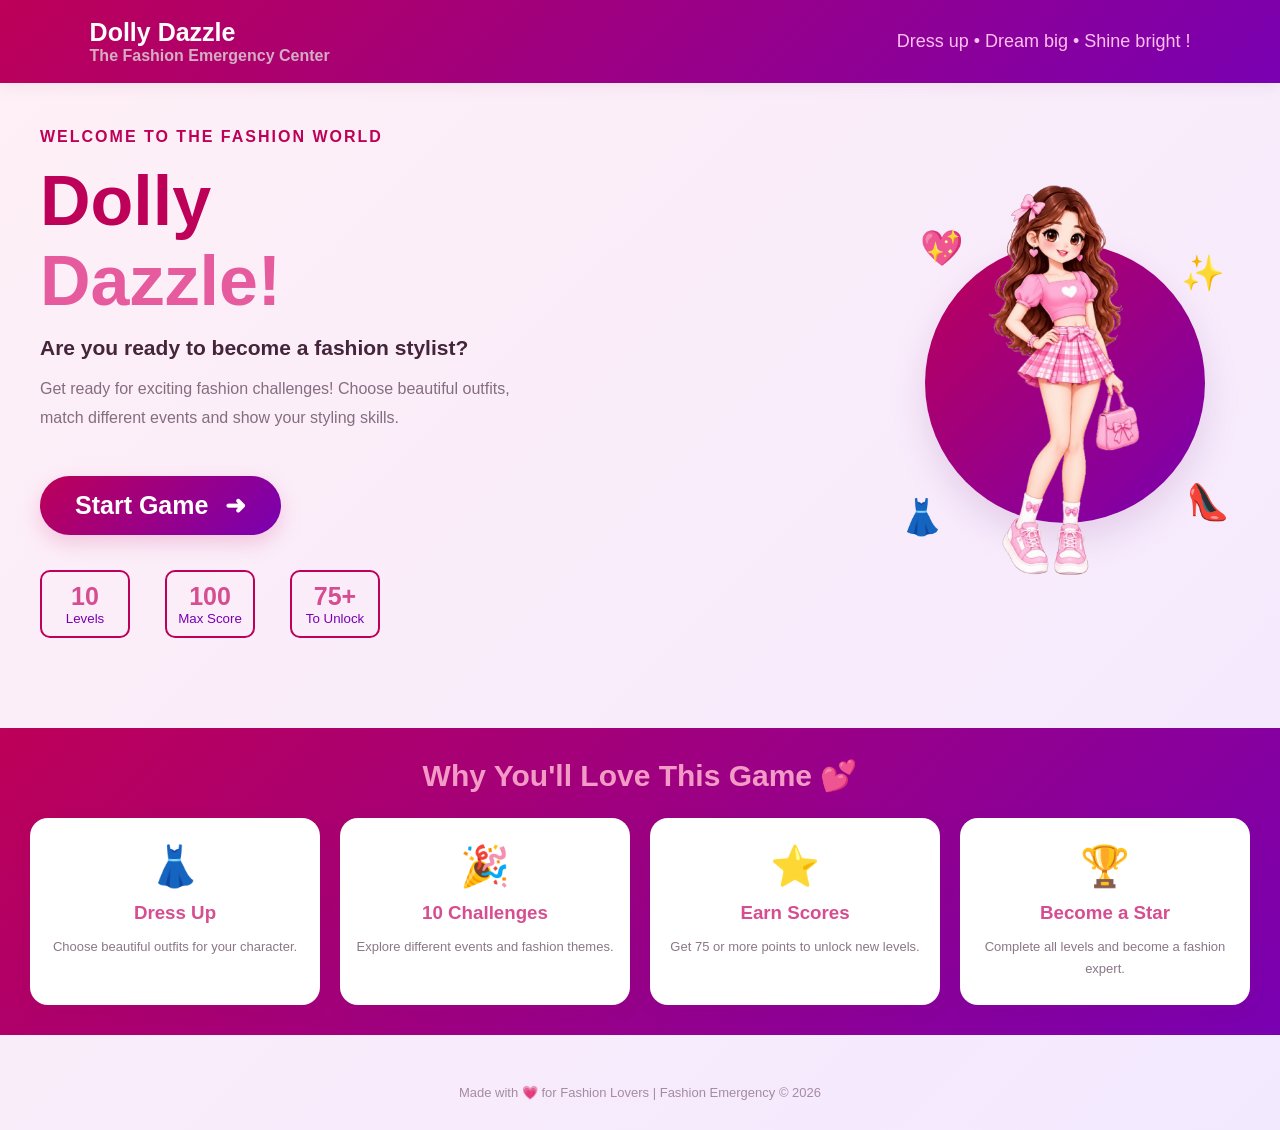
<file: index.html>
<!DOCTYPE html>
<html>
<head>

    <title> Dolly Dazzle |Fashion Emergency </title>

    <link rel="stylesheet" href="style.css">

    <link href="https://fonts.googleapis.com/css2?family=Fredoka:wght@400;500;600;700&family=Poppins:wght@400;500;600;700&display=swap" rel="stylesheet">
</head>

<body class="home-page">

    <nav class="navbar">
        <div class="logo">Dolly Dazzle <br> <h4 class="sub-title">The Fashion Emergency Center</h4></div>
        <div class="nav-tag">Dress up • Dream big • Shine bright !</div>
    </nav>


    <main class="home-container">

        <section class="hero-section">

            <div class="hero-text">

                <span class="welcome-label">WELCOME TO THE FASHION WORLD </span>

                <h1>
                    Dolly <span>  <br>Dazzle!</span>
                </h1>

                <h2>Are you ready to become a fashion stylist?</h2>

                <p>
                    Get ready for exciting fashion challenges!
                    Choose beautiful outfits, match different events
                    and show your styling skills.
                </p>
                <br>

                <div class="hero-buttons">
                    <a href="fashion-game.html" class="start-btn">
                        Start Game <span>➜</span>
                    </a>
                </div>

                <div class="home-stats">
                    <div class="home-stats-btn">
                        <strong>10</strong>
                        <small>Levels</small>
                    </div>

                    <div class="home-stats-btn">
                        <strong>100</strong>
                        <small>Max Score</small>
                    </div>

                    <div class="home-stats-btn">
                        <strong>75+</strong>
                        <small>To Unlock</small>
                    </div>
                </div>

            </div>

            <div class="hero-character">

                <div class="character-circle">
                    <div class="hero-doll">
                        <img src="Images\main.png">
                    </div>
                </div>

                <div class="floating-item item-one">💖</div>
                <div class="floating-item item-two">👠</div>
                <div class="floating-item item-three">✨</div>
                <div class="floating-item item-four">👗</div>

            </div>

        </section>

        <section class="features-section">

            <h2>Why You'll Love This Game 💕</h2>

            <div class="feature-grid">

                <div class="feature-card">
                    <div>👗</div>
                    <h3>Dress Up</h3>
                    <p>Choose beautiful outfits for your character.</p>
                </div>

                <div class="feature-card">
                    <div>🎉</div>
                    <h3>10 Challenges</h3>
                    <p>Explore different events and fashion themes.</p>
                </div>

                <div class="feature-card">
                    <div>⭐</div>
                    <h3>Earn Scores</h3>
                    <p>Get 75 or more points to unlock new levels.</p>
                </div>

                <div class="feature-card">
                    <div>🏆</div>
                    <h3>Become a Star</h3>
                    <p>Complete all levels and become a fashion expert.</p>
                </div>

            </div>

        </section>

        <footer>
            <p>Made with 💗 for Fashion Lovers | Fashion Emergency © 2026</p>
        </footer>

    </main>

</body>
</html>
</file>
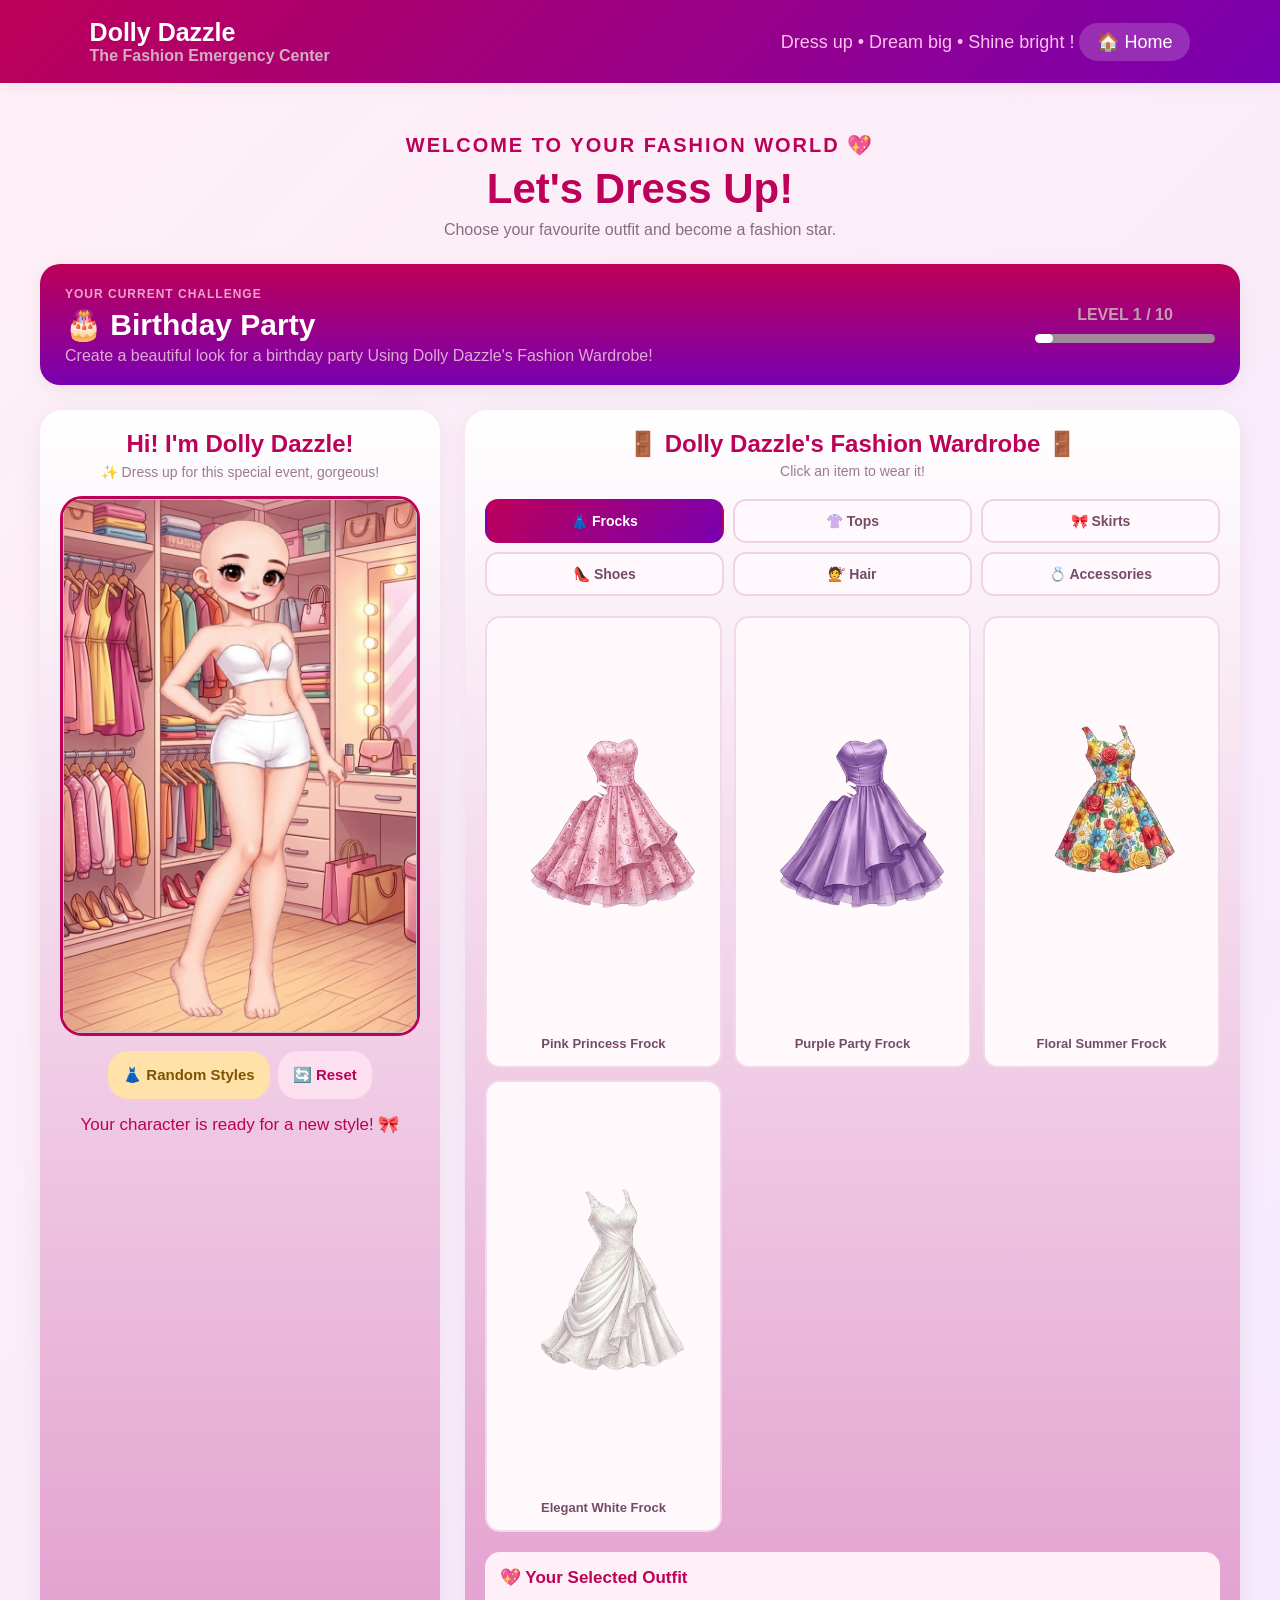
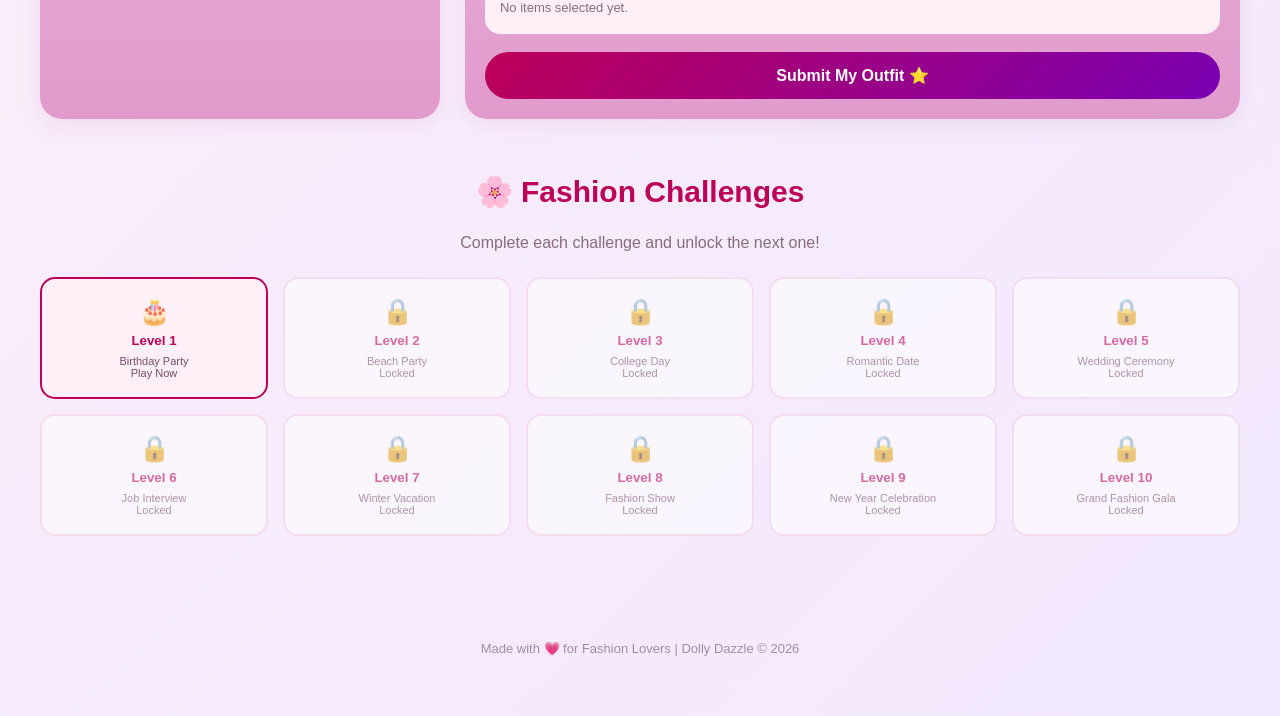
<file: fashion-game.html>
<!DOCTYPE html>
<html lang="en">

<head>
    <meta charset="UTF-8">
    <meta name="viewport" content="width=device-width, initial-scale=1.0">

    <title>Dolly Dazzle | Dress Up Game</title>

    <link rel="stylesheet" href="style.css">
    <link rel="stylesheet" href="game-style.css">

    <link
        href="https://fonts.googleapis.com/css2?family=Fredoka:wght@400;500;600;700&family=Poppins:wght@400;500;600;700&display=swap"
        rel="stylesheet">
</head>

<body class="game-page">

    <nav class="navbar">
        <div class="logo">Dolly Dazzle <br> <h4 class="sub-title">The Fashion Emergency Center</h4></div>
        <div class="nav-tag">
    Dress up • Dream big • Shine bright !
    <a href="index.html" class="home-link">🏠 Home</a>
</div>
        
    </nav>
            


    <main class="game-container">

        <!-- GAME HEADING -->
        <section class="game-heading">
            <p>WELCOME TO YOUR FASHION WORLD 💖</p>
            <h1>Let's Dress Up!</h1>
            <span>Choose your favourite outfit and become a fashion star.</span>
        </section>

        <!-- LEVEL AND EVENT -->
        <section class="event-section">

            <div>
                <span class="event-label">YOUR CURRENT CHALLENGE</span>
                <h2 id="eventName">🎂 Birthday Party</h2>
                <p id="eventDescription">
                    Create a beautiful birthday party look Using Dolly Dazzle's Fashion Wardrobe!
                </p>
            </div>

            <div class="level-info">
                <span id="levelNumber">LEVEL 1 / 10</span>
                <div class="progress-track">
                    <div id="progressBar"></div>
                </div>
            </div>

        </section>

        <!-- MAIN GAME AREA -->
        <section class="game-layout">

            <!-- CHARACTER AREA -->
            <div class="character-panel">

                <div class="character-panel-heading">
                    <h2>Hi! I'm Dolly Dazzle!</h2>
                    <span>✨ Dress up for this special event, gorgeous!</span>
                </div>

                <div class="character-stage" id="characterStage">
                   
                        <img src="Images/background.jpeg" class="background-img">

                    <!-- Main character -->
                    <img src="Images/game-girl.png" class="character-layer base-character" id="baseCharacter"
                        alt="Dolly character">

                    <!-- Clothing layers -->
                    <img class="character-layer outfit-layer" id="frockLayer" alt="">
                    <img class="character-layer outfit-layer" id="topLayer" alt="">
                    <img class="character-layer outfit-layer" id="skirtLayer" alt="">
                    <img class="character-layer outfit-layer" id="shoeLayer" alt="">
                    <img class="character-layer outfit-layer" id="hairLayer" alt="">
                    <img class="character-layer outfit-layer" id="accessoryLayer" alt="">

                    

                </div>

                <div class="character-actions">

                    <button class="action-btn random-btn" id="randomBtn">
                        👗 Random Styles
                    </button>

                    <button class="action-btn reset-btn" id="resetBtn">
                        🔄 Reset
                    </button>

                </div>

                <div id="gameMessage" class="game-message">
                    Choose your favourite fashion items! 💕
                </div>

            </div>

            <!-- WARDROBE AREA -->
            <div class="wardrobe-panel">

                <div class="wardrobe-heading">
                    <h2> 🚪 Dolly Dazzle's Fashion Wardrobe 🚪</h2>
                    <p>Click an item to wear it!</p>
                </div>

                <!-- Categories -->
                <div class="category-list">

                    <button class="category-btn active" data-category="frocks">
                        👗 Frocks
                    </button>

                    <button class="category-btn" data-category="tops">
                        👚 Tops
                    </button>

                    <button class="category-btn" data-category="skirts">
                        🎀 Skirts
                    </button>

                    <button class="category-btn" data-category="shoes">
                        👠 Shoes
                    </button>

                    <button class="category-btn" data-category="hairstyles">
                        💇 Hair
                    </button>

                    <button class="category-btn" data-category="accessories">
                        💍 Accessories
                    </button>

                </div>

                <!-- Items appear here using JavaScript -->
                <div class="wardrobe-items" id="wardrobeItems"></div>

                <div class="selected-outfit">
                    <h3>💖 Your Selected Outfit</h3>
                    <p id="selectedOutfit">No items selected yet.</p>
                </div>

                <button class="submit-btn" id="submitBtn">
                    Submit My Outfit ⭐
                </button>

            </div>

        </section>

        <!-- LEVEL SELECTOR -->
        <section class="level-section">

            <div class="level-heading">
                <h2>🌸 Fashion Challenges</h2>
                <p>Complete each challenge and unlock the next one!</p>
            </div>

            <div class="level-grid" id="levelGrid"></div>

        </section>

    </main>

    <!-- RESULT MODAL -->
    <div class="result-overlay" id="resultOverlay">

        <div class="result-card">

            <div class="result-icon" id="resultIcon">🏆</div>

            <h2 id="resultTitle">Amazing Style!</h2>

            <p id="resultDescription"></p>

            <div class="score-circle">
                <span id="scoreValue">0</span>
                <small>/100</small>
            </div>

            <p id="scoreMessage"></p>

            <button class="submit-btn" id="nextLevelBtn">
                Next Level ➜
            </button>

            <button class="close-result-btn" id="closeResultBtn">
                Close
            </button>

        </div>

    </div>

    <footer class="game-footer">
        Made with 💗 for Fashion Lovers | Dolly Dazzle © 2026
    </footer>

    <script src="fashion-game.js"></script>

</body>

</html>
</file>
<file: style.css>
* {
    margin: 0;
    padding: 0;
    box-sizing: border-box;
}

body {
    font-family: 'Gill Sans', 'Gill Sans MT', Calibri, 'Trebuchet MS', sans-serif;
    background: #FFF5FA;
    color: #44253A;
}

button,
a {
    font-family: inherit;
}

button {
    cursor: pointer;
}

.home-page {
    background: linear-gradient(135deg, #FFF0F6, #F3E9FF);
    min-height: 100vh;
}



.navbar,
.game-navbar {
    display: flex;
    justify-content: space-between;
    align-items: center;
    padding: 18px 7%;
    background: linear-gradient(135deg, #bd0058, #7900b1);
    box-shadow: 0 3px 15px rgba(100, 40, 80, 0.08);
}

.logo,
.game-logo {
    font-size: 25px;
    font-weight: 700;
    color: white;
    text-decoration: none;
}

.sub-title {
    color: rgba(220, 220, 220, 0.785);
    font-size: 16px;
}

.nav-tag {
    color: #ffc0f0;
    font-size: 18px;
}


/* home page */
.home-container {
    
}

.hero-section {
    display: flex;
    align-items: center;
    justify-content: space-between;
    gap: 30px;
    min-height: 430px;
    max-width: 1250px;
    margin: auto;
    padding: 45px 25px;
}

.hero-text {
    max-width: 600px;
}

.welcome-label {
    color: #bd0058;
    font-size: 16px;
    font-weight: 700;
    letter-spacing: 2px;
}

.hero-text h1 {
    font-size: clamp(42px, 6vw, 70px);
    font-weight: bolder;
    color: #bd0058;
    margin: 15px 0;
}

.hero-text h1 span {
    color: #E65B9D;
}

.hero-text h2 {
    font-size: 21px;
    margin-bottom: 15px;
}

.hero-text p {
    color: #856D80;
    line-height: 1.8;
    max-width: 510px;
}

.start-btn {
    display: inline-block;
    background: linear-gradient(135deg, #bd0058, #7900b1);
    color: white;
    font-size: 25px;
    padding: 15px 35px;
    border-radius: 35px;
    text-decoration: none;
    font-weight: 700;
    margin-top: 25px;
    box-shadow: 0 8px 20px rgba(214, 77, 145, 0.25);
    transition: 0.3s;
}

.start-btn:hover {
    transform: translateY(-5px);
    color: white;
    box-shadow: 0 12px 25px rgba(214, 77, 145, 0.4);
}

.start-btn span {
    margin-left: 10px;
}

.home-stats {
    display: flex;
    gap: 35px;
    margin-top: 35px;
}

.home-stats div {
    display: flex;
    flex-direction: column;
}

.home-stats strong {
    font-size: 25px;
    color: #D64D91;
}

.home-stats small {
    color: #7900b1;
}


.home-stats-btn {
    border: 2px solid #bd0058;
    border-radius: 10px;
    padding: 10px;
    width: 90px;
    text-align: center;
    cursor: pointer;
    display: flex;
    align-items: center;
    justify-content: center;
}

/* HERO CHARACTER */

.hero-character {
    position: relative;
    width: 350px;
    height: 350px;
    display: flex;
    align-items: center;
    justify-content: center;
}

.character-circle {
    width: 280px;
    height: 280px;
    background: linear-gradient(135deg, #bd0058, #7900b1);
    border-radius: 50%;
    display: flex;
    align-items: center;
    justify-content: center;
    box-shadow: 0 15px 35px rgba(155, 90, 160, 0.2);
}

.hero-doll,img {
    height: 400px;
    animation: dollFloat 3s infinite ease-in-out;
}

.floating-item {
    position: absolute;
    font-size: 35px;
    animation: dollFloat 3s infinite ease-in-out;
}

.item-one {
    top: 20px;
    left: 30px;
}

.item-two {
    bottom: 35px;
    right: 10px;
}

.item-three {
    top: 45px;
    right: 15px;
}

.item-four {
    bottom: 20px;
    left: 10px;
}

/* animation */

@keyframes dollFloat {

    0%,
    100% {
        transform: translateY(0);
    }

    50% {
        transform: translateY(-12px);
    }
}

/* features */

.features-section {
    margin-top: 45px;
    text-align: center;
    padding: 30px;
    background:linear-gradient(135deg, #bd0058, #7900b1) ;
}

.features-section h2,
.level-heading h2 {
    font-size: 30px;
    color:#f39ac7 ;
    margin-bottom: 25px;
}

.feature-grid {
    display: grid;
    grid-template-columns: repeat(4, 1fr);
    gap: 20px;
}

.feature-card {
    background: white;
    padding: 25px 15px;
    border-radius: 18px;
    box-shadow: 0 5px 20px rgba(100, 40, 80, 0.06);
    transition: 0.3s;
}

.feature-card:hover {
    transform: translateY(-7px);
}

.feature-card div {
    font-size: 40px;
}

.feature-card h3 {
    color: #D64D91;
    margin: 12px 0;
}

.feature-card p {
    color: #8B7786;
    font-size: 13px;
    line-height: 1.7;
}

footer {
    text-align: center;
    margin-top: 50px;
    margin-bottom: 30px;
    color: #A58BA0;
    font-size: 13px;
}
</file>
<file: game-style.css>
/* GAME PAGE */

.game-page {
    background: linear-gradient(135deg, #FFF0F6, #F3E9FF);
    min-height: 100vh;
    font-family:'Gill Sans', 'Gill Sans MT', Calibri, 'Trebuchet MS', sans-serif;
}

.navbar,
.navbar {
    display: flex;
    justify-content: space-between;
    align-items: center;
    padding: 18px 7%;
    background: linear-gradient(135deg, #bd0058, #7900b1);
    box-shadow: 0 3px 15px rgba(100, 40, 80, 0.08);
}



.home-link {
    color: white;
    text-decoration: none;
    background: rgba(255,255,255,0.18);
    padding: 9px 18px;
    border-radius: 20px;
}

.game-container {
    max-width: 1250px;
    margin: auto;
    padding: 25px;
}

.game-heading {
    text-align: center;
    padding: 25px 10px;
}

.game-heading  >p {
    color: #bd0058;
    font-weight: 700;
    letter-spacing: 2px;
    font-size: 20px;
}

.game-heading h1 {
    color: #bd0058;
    font-size: 42px;
    margin: 8px 0;
}

.game-heading span {
    color: #856D80;
}

/* EVENT */

.event-section {
    display: flex;
    justify-content: space-between;
    align-items: center;
    background: linear-gradient(#bd0058,#7900b1);
    padding: 20px 25px;
    border-radius: 20px;
    box-shadow: 0 5px 20px rgba(100,40,80,0.08);
    margin-bottom: 25px;
}

.event-label {
    color: #f1a1c9;
    font-size: 12px;
    font-weight: bold;
    letter-spacing: 1px;
}

.event-section h2 {
    color: white;
    margin: 5px 0;
    font-size: 30px;
}

.event-section p {
    color: #deaad2;
}

.level-info {
    width: 180px;
    text-align: center;
    color: #c49daf;
    font-weight: bold;
}

.progress-track {
    height: 9px;
    background: #a18898;
    border-radius: 20px;
    margin-top: 10px;
    overflow: hidden;
}

#progressBar {
    height: 100%;
    width: 10%;
    background: white;
    border-radius: 20px;
    transition: width 0.4s;
}

/* GAME LAYOUT */

.game-layout {
    display: grid;
    grid-template-columns: 1fr 1fr;
    gap: 25px;
    align-items: stretch;
}



.character-panel,
.wardrobe-panel {
    background:linear-gradient(white,rgb(225, 154, 204));
    border-radius: 22px;
    padding: 20px;
    box-shadow: 0 5px 25px rgba(100,40,80,0.08);
}

.character-panel-heading,
.wardrobe-heading {
    text-align: center;
}

.character-panel-heading h2,
.wardrobe-heading h2 {
    color: #bd0058;
    margin-bottom: 5px;
}

.character-panel-heading span,
.wardrobe-heading p {
    color: #9B7A91;
    font-size: 14px;
}

/* CHARACTER */

.character-stage {
    position: relative;
    width: 100%;
    max-width: 440px;
    aspect-ratio: 2 / 3;
    margin: 15px auto;
    overflow: hidden;
    border: 3px solid #bd0058;
    border-radius: 22px;
}

/* Fixed background image - no animation */
.background-img {
    position: absolute;
    top: 0;
    left: 0;
    width: 100%;
    height: 100%;
    object-fit: cover;
    z-index: 0;
}

/* Character and clothing layers */
.character-layer {
    position: absolute;
    inset: 0;
    width: 100%;
    height: 100%;
    object-fit: fill;
    pointer-events: none;
}

.base-character {
    z-index: 1;
}

#frockLayer {
    z-index: 2;
}

#topLayer {
    z-index: 3;
}

#skirtLayer {
    z-index: 4;
}

#shoeLayer {
    z-index: 5;
}

#hairLayer {
    z-index: 6;
}

#accessoryLayer {
    z-index: 7;
}

.character-decoration {
    position: absolute;
    z-index: 10;
    font-size: 27px;
    animation: floatDecoration 3s infinite ease-in-out;
    pointer-events: none;
}

.decoration-one {
    top: 10%;
    left: 5%;
}

.decoration-two {
    top: 30%;
    right: 5%;
}

.decoration-three {
    bottom: 15%;
    left: 5%;
}

@keyframes floatDecoration {
    0%, 100% {
        transform: translateY(0);
    }
    50% {
        transform: translateY(-10px);
    }
}

/* CHARACTER BUTTONS */

.character-actions {
    display: flex;
    flex-wrap: wrap;
    justify-content: center;
    gap: 8px;
}

.action-btn {
    border: none;
    border-radius: 20px;
    padding: 10px 15px;
    font-family: inherit;
    font-weight: 600;
    transition: 0.3s;
}

.action-btn:hover {
    transform: translateY(-3px);
}

.random-btn {
    background: #FFE2A9;
    color: #805300;
    font-size: 15px;
    padding: 15px;
}

.reset-btn {
    background: #FCE0EF;
    color: #BD0058;
     font-size: 15px;
    padding: 15px;
}

.download-btn {
    background: #E8D9FF;
    color: #7900B1;
}

.game-message {
    text-align: center;
    color: #BD0058;
    margin-top: 15px;
    font-size: 17px;
}

/* WARDROBE */

.wardrobe-panel {
    display: flex;
    flex-direction: column;
}

.category-list {
    display: grid;
    grid-template-columns: repeat(3, 1fr);
    gap: 9px;
    margin: 20px 0;
}

.category-btn {
    padding: 12px 5px;
    border: 2px solid #F1D2E5;
    background: #FFF8FC;
    color: #754B69;
    border-radius: 13px;
    font-family: inherit;
    font-size: 14px;
    font-weight: 600;
    cursor: pointer;
    transition: 0.3s;
}

.category-btn:hover,
.category-btn.active {
    background: linear-gradient(135deg, #bd0058, #7900b1);
    border-color: transparent;
    color: white;
}

/* WARDROBE ITEM CARDS */

.wardrobe-items {
    display: grid;
    grid-template-columns: repeat(3, 1fr);
    gap: 12px;
    min-height: 250px;
    align-content: start;
}

.wardrobe-item {
    border: 2px solid #F2D9E9;
    background: #FFF9FC;
    border-radius: 15px;
    padding: 15px 5px;
    color: #754B69;
    cursor: pointer;
}

.wardrobe-item:hover {
    border-color: #D64D91;
    transform: translateY(-4px);
    box-shadow: 0 5px 15px rgba(214,77,145,0.15);
}

.wardrobe-item.selected {
    background: #FCE0EF;
    border: 2px solid #bd0058;
    color: #bd0058;
}

.item-emoji {
    display: block;
    font-size: 35px;
    margin-bottom: 8px;
}

.item-name {
    display: block;
    font-size: 13px;
    font-weight: 600;
}

.empty-wardrobe {
    grid-column: 1 / -1;
    text-align: center;
    color: #A58BA0;
    padding: 35px 10px;
    line-height: 1.8;
}

/* SELECTED OUTFIT */

.selected-outfit {
    background: #FFF0F7;
    padding: 15px;
    border-radius: 15px;
    margin-top: 20px;
}

.selected-outfit h3 {
    color: #bd0058;
    font-size: 17px;
    margin-bottom: 8px;
}

.selected-outfit p {
    color: #856D80;
    font-size: 13px;
    line-height: 1.8;
}

.submit-btn {
    border: none;
    background: linear-gradient(135deg, #bd0058, #7900b1);
    color: white;
    padding: 14px 20px;
    border-radius: 25px;
    font-family: inherit;
    font-size: 16px;
    font-weight: 700;
    cursor: pointer;
    margin-top: 18px;
    transition: 0.3s;
}

.submit-btn:hover {
    transform: translateY(-3px);
    box-shadow: 0 8px 20px rgba(189,0,88,0.2);
}

/* LEVELS */

.level-section {
    margin-top: 55px;
}

.level-heading {
    text-align: center;
    margin-bottom: 25px;
}

.level-heading h2 {
    color: #bd0058;
    font-size: 30px;
}

.level-heading p {
    color: #856D80;
}

.level-grid {
    display: grid;
    grid-template-columns: repeat(5, 1fr);
    gap: 15px;
}

.level-card {
    border: 2px solid #F1D2E5;
    background: white;
    border-radius: 15px;
    padding: 18px 8px;
    text-align: center;
    color: #754B69;
    font-family: inherit;
    cursor: pointer;
    transition: 0.3s;
}

.level-card:hover:not(:disabled) {
    transform: translateY(-5px);
    border-color: #D64D91;
}

.level-card.current {
    border-color: #bd0058;
    background: #FFF0F7;
}

.level-card.completed {
    border-color: #8CCF9A;
    background: #F0FFF3;
}

.level-card:disabled {
    opacity: 0.55;
    cursor: not-allowed;
}

.level-card strong {
    display: block;
    color: #bd0058;
    margin: 7px 0;
}

.level-card span {
    font-size: 25px;
}

.level-card small {
    display: block;
    font-size: 11px;
}

/* RESULT MODAL */

.result-overlay {
    display: none;
    position: fixed;
    inset: 0;
    background: rgba(48,20,43,0.65);
    z-index: 1000;
    align-items: center;
    justify-content: center;
    padding: 15px;
}

.result-overlay.show {
    display: flex;
}

.result-card {
    width: 100%;
    max-width: 380px;
    background: white;
    padding: 30px;
    border-radius: 25px;
    text-align: center;
    animation: popIn 0.3s ease;
}

@keyframes popIn {
    from {
        transform: scale(0.8);
        opacity: 0;
    }
    to {
        transform: scale(1);
        opacity: 1;
    }
}

.result-icon {
    font-size: 55px;
}

.result-card h2 {
    color: #bd0058;
    margin: 10px 0;
}

.result-card p {
    color: #856D80;
    line-height: 1.6;
}

.score-circle {
    width: 115px;
    height: 115px;
    margin: 20px auto;
    border: 7px solid #F5C5E0;
    border-radius: 50%;
    display: flex;
    align-items: center;
    justify-content: center;
    color: #bd0058;
    font-size: 35px;
    font-weight: 700;
}

.score-circle small {
    font-size: 13px;
    margin-top: 15px;
}

.close-result-btn {
    display: block;
    margin: 12px auto 0;
    border: none;
    background: #F3E9FF;
    color: #7900b1;
    padding: 10px 25px;
    border-radius: 20px;
    cursor: pointer;
    font-family: inherit;
}

.game-footer {
    text-align: center;
    color: #A58BA0;
    font-size: 13px;
    padding: 30px 10px;
}

/* RESPONSIVE */

@media (max-width: 850px) {
    .game-layout {
        grid-template-columns: 1fr;
    }

    .character-stage {
        max-width: 380px;
    }

    .level-grid {
        grid-template-columns: repeat(3, 1fr);
    }
}

@media (max-width: 550px) {
    .game-navbar {
        padding: 14px;
    }

    .game-nav-right > span {
        display: none;
    }

    .game-container {
        padding: 12px;
    }

    .game-heading h1 {
        font-size: 32px;
    }

    .event-section {
        flex-direction: column;
        align-items: flex-start;
        gap: 15px;
    }

    .level-info {
        width: 100%;
    }

    .category-list {
        grid-template-columns: repeat(2, 1fr);
    }

    .wardrobe-items {
        grid-template-columns: repeat(2, 1fr);
    }

    .level-grid {
        grid-template-columns: repeat(2, 1fr);
    }

    .character-actions {
        gap: 6px;
    }

    .action-btn {
        font-size: 12px;
        padding: 10px;
    }
}
</file>
